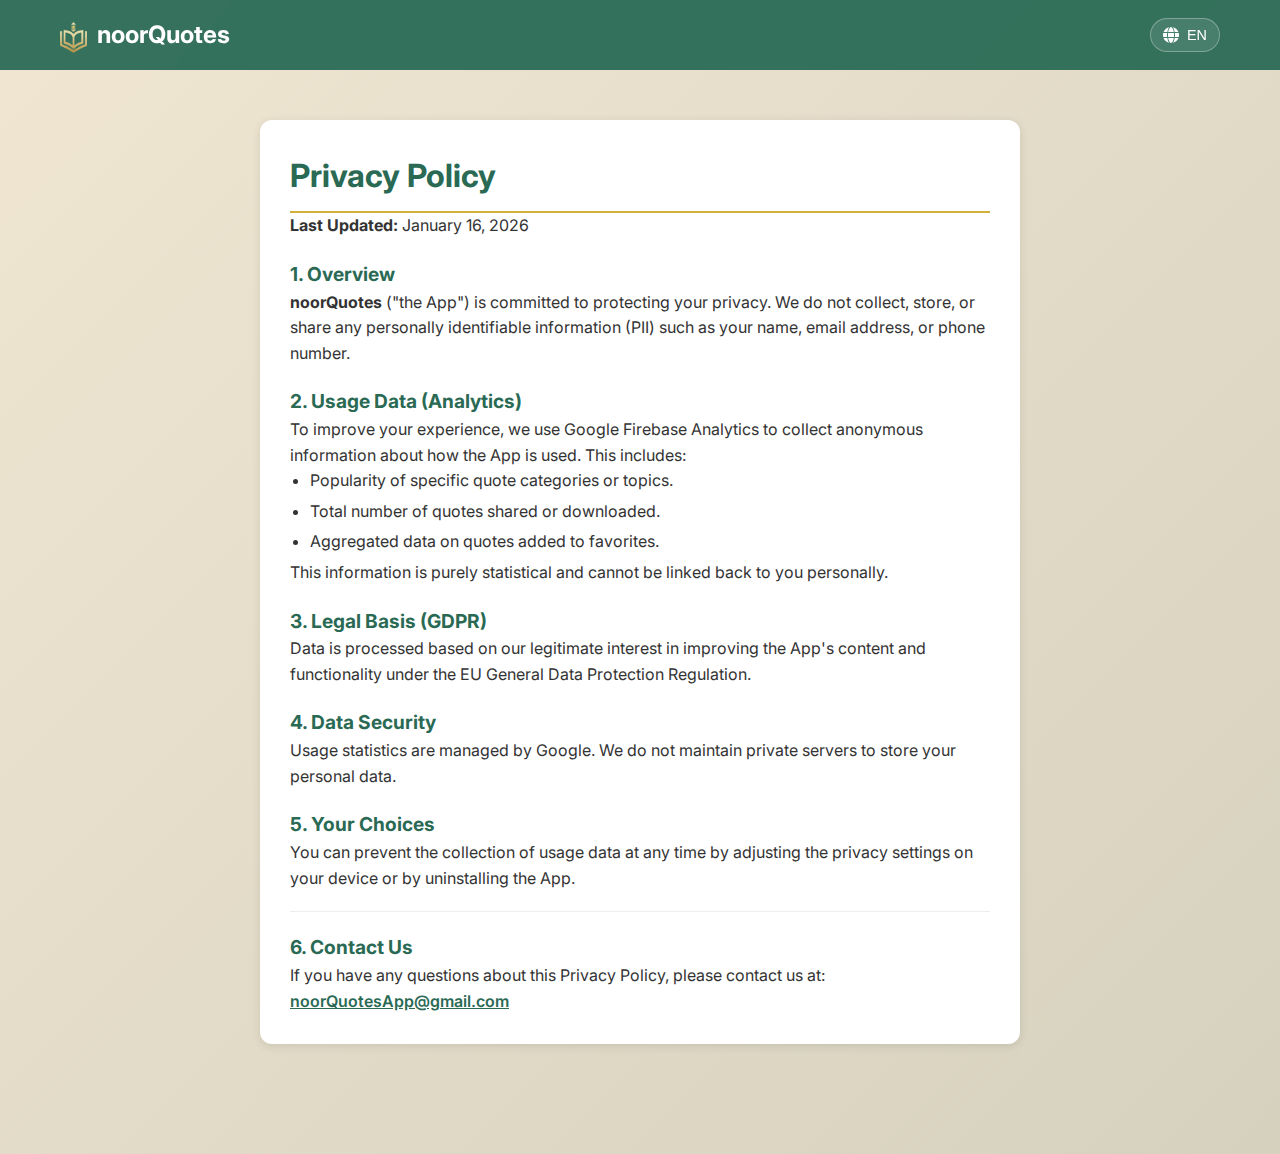
<file: privacy-policy.html>
<!DOCTYPE html>
<html lang="en">
<head>
    <meta charset="UTF-8">
    <meta name="viewport" content="width=device-width, initial-scale=1.0">
    <title>Privacy Policy - noorQuotes</title>
    <link href="https://fonts.googleapis.com/css2?family=Inter:wght@300;400;600;700&display=swap" rel="stylesheet">
    <link rel="stylesheet" href="https://cdnjs.cloudflare.com/ajax/libs/font-awesome/6.4.0/css/all.min.css">
    <style>
        * {
            margin: 0;
            padding: 0;
            box-sizing: border-box;
        }

        body {
            font-family: 'Inter', sans-serif;
            background: linear-gradient(135deg, #F0E6D2 0%, #D6D1BE 100%);
            color: #333333;
            overflow-x: hidden;
            line-height: 1.6;
        }
        .policy-section { background: white; padding: 30px; border-radius: 12px; box-shadow: 0 2px 10px rgba(0,0,0,0.1); margin-bottom: 30px; }
        h1 { color: #2A6A55; border-bottom: 2px solid #D4AF37; padding-bottom: 10px; }
        h2 { color: #2A6A55; font-size: 1.2em; margin-top: 20px; }
        hr { border: 0; height: 1px; background: #eee; margin: 20px 0; }
        ul { padding-left: 20px; }
        li { margin-bottom: 5px; }
        .rtl { direction: rtl; font-family: 'Arial', sans-serif; }

        nav {
            position: fixed;
            top: 0;
            width: 100%;
            background: rgba(42, 106, 85, 0.95);
            backdrop-filter: blur(10px);
            z-index: 1000;
            padding: 1rem 0;
            transition: all 0.3s ease;
        }

        nav .container {
            max-width: 1200px;
            margin: 0 auto;
            display: flex;
            justify-content: space-between;
            align-items: center;
            padding: 0 20px;
        }

        .logo {
            font-size: 1.5rem;
            font-weight: 700;
            color: white;
            display: flex;
            align-items: center;
            gap: 10px;
            text-decoration: none;
            cursor: pointer;
        }

        .logo:hover {
            color: #D4AF37;
        }

        .logo img:hover {
            opacity: 0.8;
        }

        .logo img {
            height: 36px;
            width: auto;
        }

        .language-switcher {
            position: relative;
        }

        .lang-btn {
            background: rgba(255,255,255,0.1);
            border: 1px solid rgba(255,255,255,0.3);
            color: white;
            padding: 8px 12px;
            border-radius: 25px;
            cursor: pointer;
            display: flex;
            align-items: center;
            gap: 8px;
            font-size: 0.9rem;
            transition: all 0.3s ease;
        }

        .lang-btn:hover {
            background: rgba(255,255,255,0.2);
            border-color: rgba(255,255,255,0.5);
        }

        .lang-btn i {
            font-size: 1rem;
        }

        .lang-dropdown {
            position: absolute;
            top: 100%;
            right: 0;
            background: white;
            border-radius: 10px;
            box-shadow: 0 5px 20px rgba(0,0,0,0.15);
            min-width: 140px;
            opacity: 0;
            visibility: hidden;
            transform: translateY(-10px);
            transition: all 0.3s ease;
            z-index: 1001;
        }

        .lang-dropdown.show {
            opacity: 1;
            visibility: visible;
            transform: translateY(0);
        }

        .lang-option {
            display: block;
            padding: 12px 16px;
            color: #333;
            text-decoration: none;
            font-size: 0.9rem;
            transition: background 0.2s ease;
            border-radius: 8px;
            margin: 2px;
        }

        .lang-option:hover {
            background: #f8f9fa;
            color: #2A6A55;
        }

        .lang-option:first-child {
            font-family: 'Arial', sans-serif;
            direction: rtl;
        }

        section {
            padding: 120px 20px 80px;
            max-width: 800px;
            margin: 0 auto;
        }

        .policy-section {
            display: none;
        }

        .policy-section.active {
            display: block;
        }
    </style>
</head>
<body>

<nav>
    <div class="container">
        <a href="/" class="logo">
            <img src="img/logo_foreground.png" alt="noorQuotes Logo">
            noorQuotes
        </a>
        <div class="language-switcher">
            <button id="lang-btn" class="lang-btn">
                <i class="fas fa-globe"></i>
                <span id="current-lang">EN</span>
            </button>
            <div class="lang-dropdown" id="lang-dropdown">
                <a href="javascript:void(0);" data-lang="ar" class="lang-option">العربية</a>
                <a href="javascript:void(0);" data-lang="en" class="lang-option">English</a>
                <a href="javascript:void(0);" data-lang="es" class="lang-option">Español</a>
                <a href="javascript:void(0);" data-lang="fr" class="lang-option">Français</a>
            </div>
        </div>
    </div>
</nav>

<section>

    <div class="policy-section active" data-lang="en">
        <h1>Privacy Policy</h1>
        <p><strong>Last Updated:</strong> January 16, 2026</p>

        <h2>1. Overview</h2>
        <p><strong>noorQuotes</strong> ("the App") is committed to protecting your privacy. We do not collect, store, or share any personally identifiable information (PII) such as your name, email address, or phone number.</p>

        <h2>2. Usage Data (Analytics)</h2>
        <p>To improve your experience, we use Google Firebase Analytics to collect anonymous information about how the App is used. This includes:</p>
        <ul>
            <li>Popularity of specific quote categories or topics.</li>
            <li>Total number of quotes shared or downloaded.</li>
            <li>Aggregated data on quotes added to favorites.</li>
        </ul>
        <p>This information is purely statistical and cannot be linked back to you personally.</p>

        <h2>3. Legal Basis (GDPR)</h2>
        <p>Data is processed based on our legitimate interest in improving the App's content and functionality under the EU General Data Protection Regulation.</p>

        <h2>4. Data Security</h2>
        <p>Usage statistics are managed by Google. We do not maintain private servers to store your personal data.</p>

        <h2>5. Your Choices</h2>
        <p>You can prevent the collection of usage data at any time by adjusting the privacy settings on your device or by uninstalling the App.</p>

        <hr>
        <h2>6. Contact Us</h2>
        <p>If you have any questions about this Privacy Policy, please contact us at: <br>
            <a href="mailto:noorQuotesApp@gmail.com?subject=noorQuotes:%20Privacy%20Policy" style="color: #2A6A55; font-weight: 600;">noorQuotesApp@gmail.com</a></p>
    </div>

    <div class="policy-section" data-lang="es">
        <h1>Política de Privacidad</h1>
        <p><strong>Última actualización:</strong> 16 de enero de 2026</p>

        <h2>1. Resumen</h2>
        <p><strong>noorQuotes</strong> está comprometida con tu privacidad. No recopilamos, almacenamos ni compartimos ninguna información de identificación personal, como tu nombre, correo electrónico o número de teléfono.</p>

        <h2>2. Datos de Uso (Analítica)</h2>
        <p>Para mejorar tu experiencia, utilizamos Google Firebase Analytics para recopilar información anónima sobre el uso de la aplicación. Esto incluye:</p>
        <ul>
            <li>Popularidad de categorías o temas específicos.</li>
            <li>Número total de citas compartidas o descargadas.</li>
            <li>Datos agregados sobre citas añadidas a favoritos.</li>
        </ul>
        <p>Esta información es puramente estadística y no puede vincularse a ti de forma personal.</p>

        <h2>3. Base Legal (RGPD)</h2>
        <p>Los datos se procesan en base a nuestro interés legítimo por mejorar la funcionalidad de la Aplicación conforme al Reglamento General de Protección de Datos de la UE.</p>

        <h2>4. Seguridad de los Datos</h2>
        <p>Las estadísticas de uso son gestionadas por Google. No disponemos de servidores privados para almacenar tus datos personales.</p>

        <h2>5. Tus Opciones</h2>
        <p>Puedes evitar la recopilación de datos ajustando la configuración de privacidad de tu dispositivo móvil o desinstalando la aplicación.</p>

        <hr>
        <h2>6. Contacto</h2>
        <p>Si tienes alguna pregunta sobre esta Política de Privacidad, puedes contactarnos en: <br>
            <a href="mailto:noorQuotesApp@gmail.com?subject=noorQuotes:%20Privacy%20Policy" style="color: #2A6A55; font-weight: 600;">noorQuotesApp@gmail.com</a></p>
    </div>

    <div class="policy-section" data-lang="fr">
        <h1>Politique de Confidentialité</h1>
        <p><strong>Dernière mise à jour :</strong> 16 janvier 2026</p>

        <h2>1. Aperçu</h2>
        <p><strong>noorQuotes</strong> s'engage à protéger votre vie privée. Nous ne collectons, ne stockons ni ne partageons aucune information personnellement identifiable (nom, e-mail ou téléphone).</p>

        <h2>2. Données d'utilisation</h2>
        <p>Nous utilisons Google Firebase Analytics pour collecter des informations anonymes sur l'utilisation. Cela comprend :</p>
        <ul>
            <li>La popularité des catégories ou thèmes de citations.</li>
            <li>Le nombre total de citations partagées ou téléchargées.</li>
            <li>Données agrégées sur les citations ajoutées aux favoris.</li>
        </ul>

        <h2>3. Base légale (RGPD)</h2>
        <p>Nous traitons ces données sur la base de notre intérêt légitime à améliorer la qualité et le contenu de l'application.</p>

        <h2>4. Vos droits</h2>
        <p>Vous pouvez désactiver la collecte de données via les paramètres de votre appareil ou en désinstallant l'application.</p>

        <hr>
        <h2>5. Contact</h2>
        <p>Pour toute question concernant cette politique, veuillez nous contacter à l'adresse suivante : <br>
            <a href="mailto:noorQuotesApp@gmail.com?subject=noorQuotes:%20Privacy%20Policy" style="color: #2A6A55; font-weight: 600;">noorQuotesApp@gmail.com</a></p>
    </div>

    <div class="policy-section rtl" data-lang="ar">
        <h1>سياسة الخصوصية</h1>
        <p><strong>آخر تحديث:</strong> ١٦ يناير ٢٠٢٦</p>

        <h2>١. نظرة عامة</h2>
        <p>يلتزم تطبيق <strong>noorQuotes</strong> بحماية خصوصيتك. نحن لا نجمع أو نخزن أو نشارك أي معلومات تعريف شخصية مثل اسمك أو بريدك الإلكتروني.</p>

        <h2>٢. بيانات الاستخدام</h2>
        <p>نستخدم Google Firebase Analytics لجمع معلومات مجهولة المصدر حول كيفية استخدام التطبيق. ويشمل ذلك:</p>
        <ul>
            <li>شعبية فئات أو مواضيع محددة للاقتباسات.</li>
            <li>إجمالي عدد الاقتباسات التي تمت مشاركتها أو تنزيلها.</li>
            <li>بيانات مجمعة حول الاقتباسات المضافة إلى المفضلة.</li>
        </ul>

        <h2>٣. الأساس القانوني (GDPR)</h2>
        <p>نقوم بمعالجة هذه البيانات بناءً على مصلحتنا المشروعة في تحسين جودة التطبيق لجميع المستخدمين وفقاً للمتطلبات القانونية.</p>

        <h2>٤. خياراتك</h2>
        <p>يمكنك منع جمع البيانات في أي وقت من خلال ضبط إعدادات الخصوصية في جهازك أو عن طريق إلغاء تثبيت التطبيق.</p>

        <hr>
        <h2>٥. اتصل بنا</h2>
        <p>إذا كان لديك أي أسئلة حول سياسة الخصوصية هذه، يرجى التواصل معنا عبر: <br>
            <a href="mailto:noorQuotesApp@gmail.com?subject=noorQuotes:%20Privacy%20Policy" style="color: #2A6A55; font-weight: 600;">noorQuotesApp@gmail.com</a></p>
    </div>

</section>

<script>
    // Current language
    let currentLang = localStorage.getItem('noorQuotes-lang') || 'en';

    // Language switcher functionality
    const langBtn = document.getElementById('lang-btn');
    const langDropdown = document.getElementById('lang-dropdown');
    const currentLangSpan = document.getElementById('current-lang');

    // Toggle dropdown
    langBtn.addEventListener('click', function(e) {
        e.stopPropagation();
        langDropdown.classList.toggle('show');
    });

    // Close dropdown when clicking outside
    document.addEventListener('click', function(e) {
        if (!langBtn.contains(e.target)) {
            langDropdown.classList.remove('show');
        }
    });

    // Language selection
    document.querySelectorAll('.lang-option').forEach(option => {
        option.addEventListener('click', function(e) {
            e.preventDefault();
            const lang = this.getAttribute('data-lang');
            switchLanguage(lang);
            langDropdown.classList.remove('show');
        });
    });

    // Switch language function
    function switchLanguage(lang) {
        currentLang = lang;
        localStorage.setItem('noorQuotes-lang', lang);

        // Update current language indicator
        const langCodes = { ar: 'AR', en: 'EN', es: 'ES', fr: 'FR' };
        currentLangSpan.textContent = langCodes[lang];

        // Update document language
        document.documentElement.lang = lang;

        // Update text direction for Arabic
        document.documentElement.dir = lang === 'ar' ? 'rtl' : 'ltr';

        // Show the selected policy section
        document.querySelectorAll('.policy-section').forEach(section => {
            section.classList.remove('active');
        });
        document.querySelector(`.policy-section[data-lang="${lang}"]`).classList.add('active');
    }

    // Initialize language on page load
    switchLanguage(currentLang);
</script>

</body>
</html>
</file>
